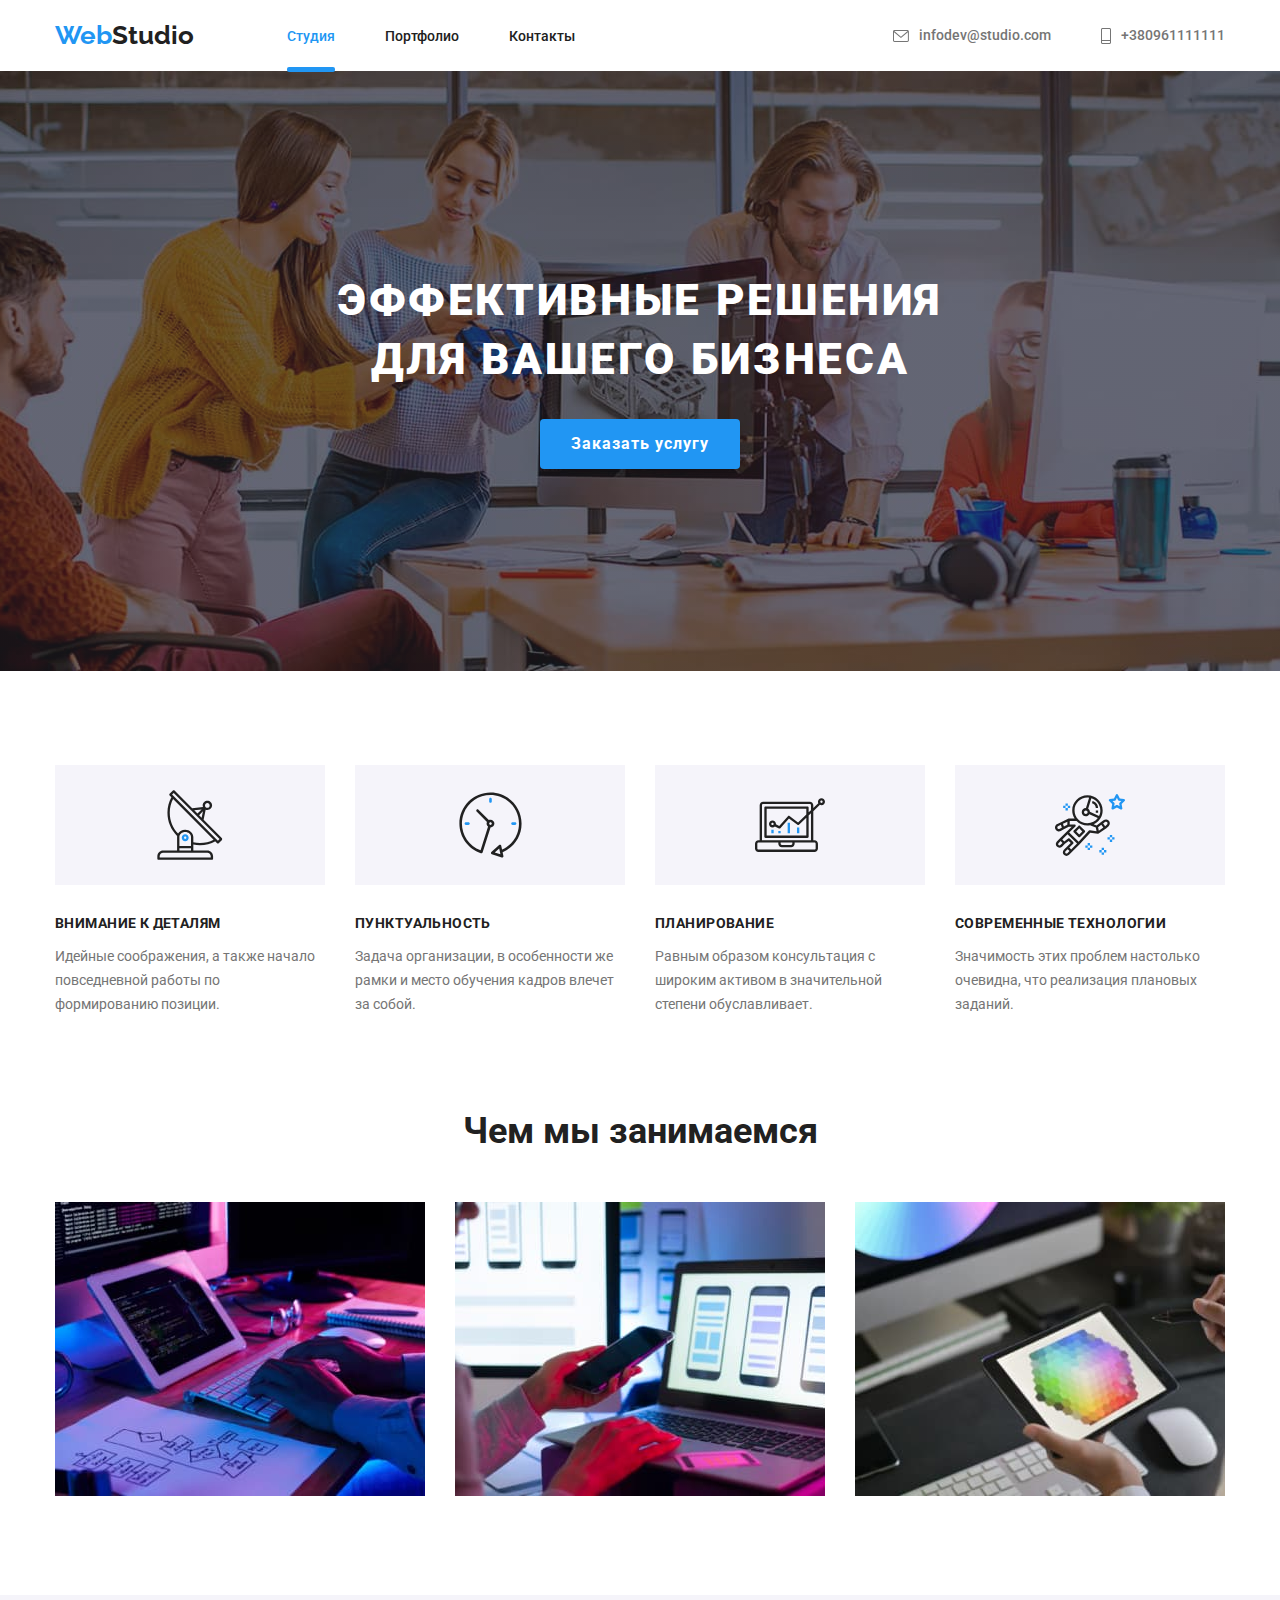
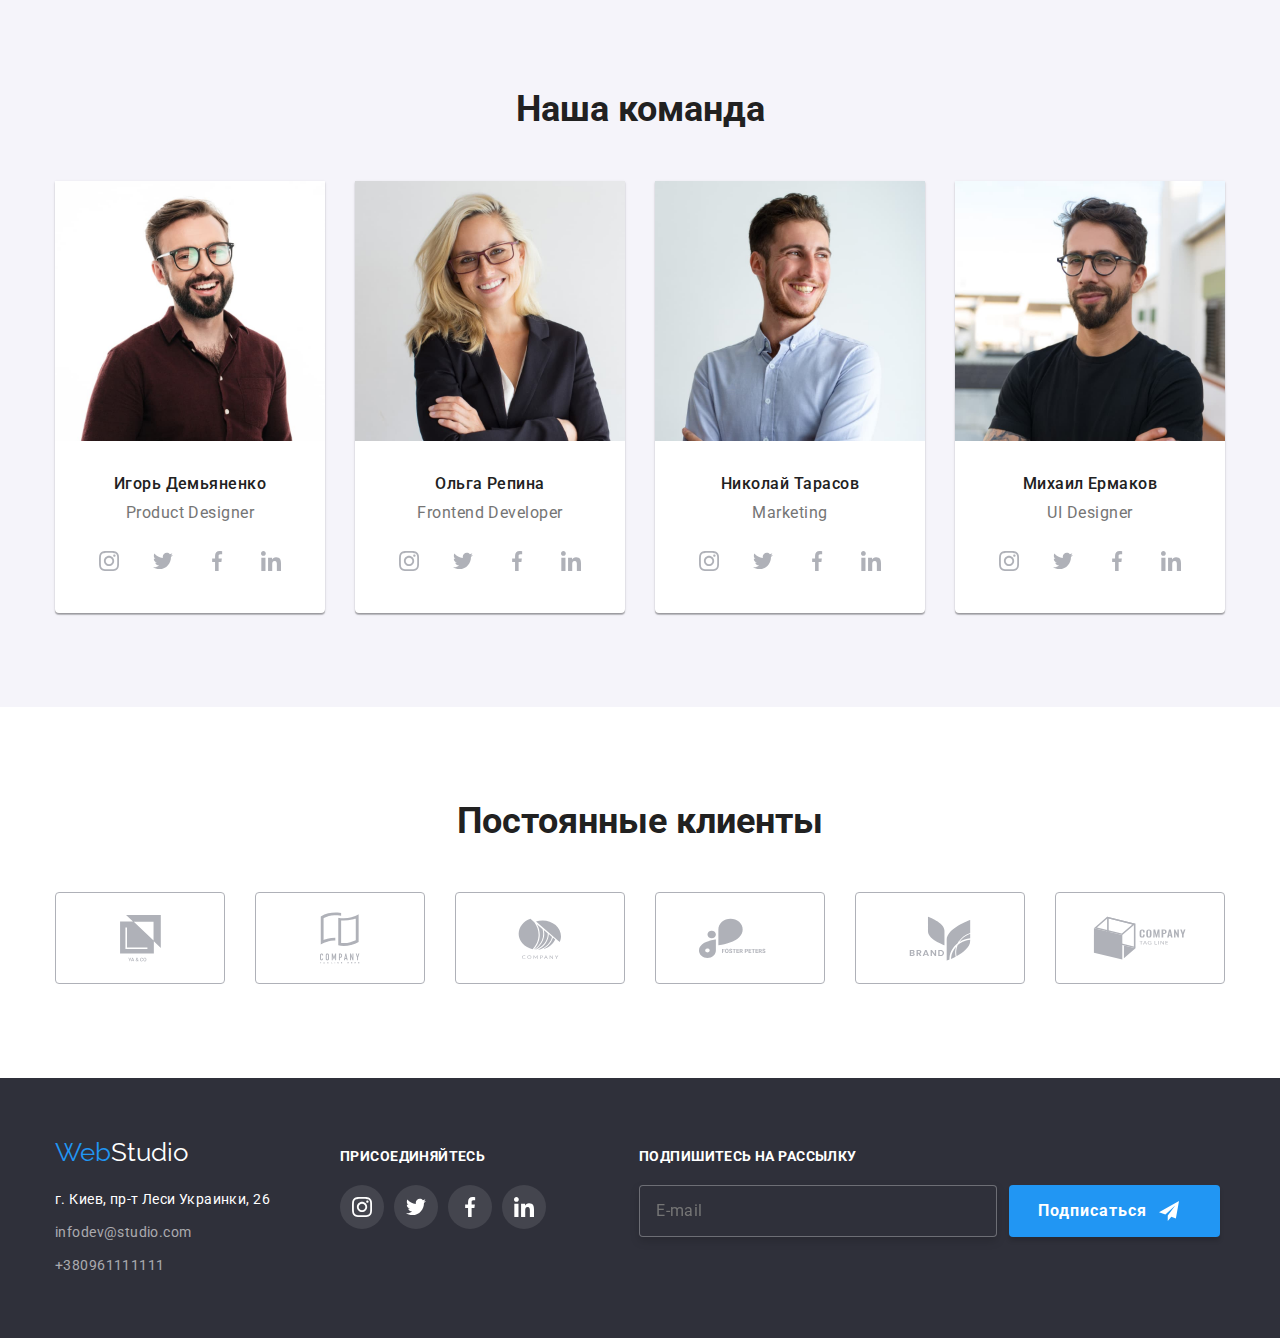
<file: index.html>
<!DOCTYPE html>
<html lang="ru">
  <head>
    <meta charset="UTF-8" />
    <meta http-equiv="X-UA-Compatible" content="IE=edge" />
    <meta name="viewport" content="width=device-width, initial-scale=1.0" />
    <link rel="preconnect" href="https://fonts.googleapis.com" />
    <!--Google fonts-->
    <link rel="preconnect" href="https://fonts.gstatic.com" crossorigin />
    <link
      href="https://fonts.googleapis.com/css2?family=Raleway:wght@700&family=Roboto:wght@300;400;500;700&display=swap"
      rel="stylesheet"
    />
    <link
      rel="stylesheet"
      href="https://cdn.jsdelivr.net/npm/modern-normalize@1.1.0/modern-normalize.min.css"
    />
    <link rel="stylesheet" href="./css/style.css" />
    <title>Homework-02</title>
  </head>

  <body>
    <!-- Шапка сайта -->

    <header class="header">
      <div class="container header-container">
        <a class="logo" href="index.html" lang="en"
          >Web<span class="accent-header">Studio</span></a
        >
        <nav class="nav">
          <ul class="header-nav list">
            <li class="active">
              <a class="header-nav-link active" href="index.html">Студия</a>
            </li>
            <li>
              <a class="header-nav-link" href="portfolio.html">Портфолио</a>
            </li>
            <li><a class="header-nav-link" href="contacts">Контакты</a></li>
          </ul>
        </nav>
        <ul class="header-info">
          <li>
            <a class="header-mail-info" href="mailto:infodev@studio.com">
              <svg class="icon-envelope" width="16" height="12">
                <use href="./images/icon.svg#icon-envelope"></use></svg
              >infodev@studio.com</a
            >
          </li>
          <li>
            <a class="header-tel-num" href="tel:+380961111111">
              <svg class="icon-Vector" width="10" height="16">
                <use href="./images/icon.svg#icon-Vector"></use>
              </svg>
              +380961111111</a
            >
          </li>
        </ul>
      </div>
    </header>

    <main>
      <!-- Герой -->

      <section class="section hero">
        <div class="container">
          <h1 class="hero-title">Эффективные решения для вашего бизнеса</h1>
          <button
            class="button modal-open-button primary"
            data-modal-open
            type="button"
          >
            Заказать услугу
          </button>
          <!--  -->
          <div class="modal-container is-hedden" data-modal>
            <form class="modal">
              <button
                class="modal-close-button"
                type="button"
                aria-label="кнопка закрытия"
                data-modal-close
              >
                <svg
                  class="icon-diagram-1 modal-close-icon"
                  width="17"
                  height="17"
                >
                  <use
                    href="./images/icon.svg#icon-close-black-18dp-2-1-1"
                  ></use>
                </svg>
              </button>
              <p class="modal-title">Оставьте свои данные, мы вам перезвоним</p>
              <label class="modal-label">
                Имя
                <input
                  class="modal-input"
                  type="text"
                  name="name"
                  id=""
                  required
                  placeholder=" "
                />
                <svg
                  class="modal-icon"
                  width="18"
                  height="18"
                  viewbox="0 0 18 18"
                  xmlns="http://www.w3.org/2000/svg"
                >
                  <path
                    d="M9 9C10.6575 9 12 7.6575 12 6C12 4.3425 10.6575 3 9 3C7.3425 3 6 4.3425 6 6C6 7.6575 7.3425 9 9 9ZM9 10.5C6.9975 10.5 3 11.505 3 13.5V14.25C3 14.6625 3.3375 15 3.75 15H14.25C14.6625 15 15 14.6625 15 14.25V13.5C15 11.505 11.0025 10.5 9 10.5Z"
                  />
                </svg>
              </label>
              <label class="modal-label">
                Телефон
                <input
                  class="modal-input"
                  type="tel"
                  name="phone"
                  id=""
                  required
                  placeholder=" "
                />
                <svg
                  class="modal-icon"
                  width="18"
                  height="18"
                  viewbox="0 0 18 18"
                  xmlns="http://www.w3.org/2000/svg"
                >
                  <path
                    d="M13.996 11.1226L12.1579 10.9128C11.7164 10.8621 11.2822 11.0141 10.971 11.3253L9.63945 12.6568C7.59144 11.6147 5.91251 9.94302 4.87041 7.88776L6.20922 6.54895C6.5204 6.23776 6.67237 5.80355 6.62171 5.36211L6.41185 3.53843C6.325 2.80751 5.70988 2.25751 4.97173 2.25751H3.71976C2.902 2.25751 2.22175 2.93777 2.2724 3.75553C2.65595 9.93578 7.59868 14.8713 13.7717 15.2548C14.5894 15.3055 15.2697 14.6252 15.2697 13.8075V12.5555C15.2769 11.8246 14.7269 11.2095 13.996 11.1226Z"
                  />
                </svg>
              </label>
              <label class="modal-label">
                Почта
                <input
                  class="modal-input"
                  type="email"
                  name="mail"
                  id=""
                  required
                  placeholder=" "
                />
                <svg
                  class="modal-icon"
                  width="18"
                  height="18"
                  viewbox="0 0 18 18"
                  xmlns="http://www.w3.org/2000/svg"
                >
                  <path
                    d="M15 3H3C2.175 3 1.5075 3.675 1.5075 4.5L1.5 13.5C1.5 14.325 2.175 15 3 15H15C15.825 15 16.5 14.325 16.5 13.5V4.5C16.5 3.675 15.825 3 15 3ZM14.7 6.1875L9.3975 9.5025C9.1575 9.6525 8.8425 9.6525 8.6025 9.5025L3.3 6.1875C3.1125 6.0675 3 5.865 3 5.6475C3 5.145 3.5475 4.845 3.975 5.1075L9 8.25L14.025 5.1075C14.4525 4.845 15 5.145 15 5.6475C15 5.865 14.8875 6.0675 14.7 6.1875Z"
                  />
                </svg>
              </label>
              <label class="modal-label modal-textarea">
                Комментарий
                <textarea
                  class="inner-textarea"
                  name="message"
                  id=""
                  rows="10"
                  placeholder="Введите текст"
                ></textarea>
              </label>
              <label class="agreement-wrap">
                <input
                  class="agreement-input visually-hidden"
                  type="checkbox"
                  name="agreement"
                  id=""
                />
                <span class="agreement-checkbox">
                  <svg
                    width="16"
                    height="16"
                    viewbox="0 0 16 16"
                    xmlns="http://www.w3.org/2000/svg"
                  >
                    <path
                      d="M6.49577 10.8565L3.95933 8.27555L3.88826 8.20323L3.81693 8.2753L2.92892 9.17254L2.85955 9.24263L2.92868 9.31297L6.42441 12.8701L6.49574 12.9427L6.56706 12.8701L14.0713 5.23403L14.1402 5.16393L14.0713 5.09384L13.1896 4.1966L13.1183 4.12406L13.047 4.19657L6.49577 10.8565Z"
                      fill="white"
                      stroke="white"
                      stroke-width="0.2"
                    />
                  </svg>
                </span>
                <span class="agreement-text"
                  >Соглашаюсь с рассылкой и принимаю&nbsp;</span
                >
                <a class="agreement-link" href="" target="_blank"
                  >Условия договора</a
                >
              </label>
              <button class="modal-btn" type="submit">Отправить</button>
            </form>
          </div>
          <!--  -->

          <!-- end -->
        </div>
      </section>

      <!-- Преимущества -->

      <section class="section section-feature">
        <div class="container">
          <ul class="feature-list">
            <li class="feature-list-container">
              <div class="icon-group-bg">
                <svg class="icon-Group" width="65.32" height="70">
                  <use href="./images/icon.svg#icon-Group"></use>
                </svg>
              </div>
              <h3 class="feature-list-title">Внимание к деталям</h3>
              <p class="feature-list-text">
                Идейные соображения, а также начало повседневной работы по
                формированию позиции.
              </p>
            </li>
            <li class="feature-list-container">
              <div class="icon-group-bg">
                <svg class="icon-clock-1-1" width="65" height="70">
                  <use href="./images/icon.svg#icon-clock-1-1"></use>
                </svg>
              </div>
              <h3 class="feature-list-title">Пунктуальность</h3>
              <p class="feature-list-text">
                Задача организации, в особенности же рамки и место обучения
                кадров влечет за собой.
              </p>
            </li>
            <li class="feature-list-container">
              <div class="icon-group-bg">
                <svg class="icon-diagram-1" width="70" height="70">
                  <use href="./images/icon.svg#icon-diagram-1"></use>
                </svg>
              </div>
              <h3 class="feature-list-title">Планирование</h3>
              <p class="feature-list-text">
                Равным образом консультация с широким активом в значительной
                степени обуславливает.
              </p>
            </li>
            <li class="feature-list-container">
              <div class="icon-group-bg">
                <svg class="icon-astronaut-1-1" width="70" height="70">
                  <use href="./images/icon.svg#icon-astronaut-1-1"></use>
                </svg>
              </div>
              <h3 class="feature-list-title">Современные технологии</h3>
              <p class="feature-list-text">
                Значимость этих проблем настолько очевидна, что реализация
                плановых заданий.
              </p>
            </li>
          </ul>
        </div>
      </section>

      <!-- Примеры работ -->

      <section class="section section-work">
        <div class="container section-container">
          <h2 class="work-title">Чем мы занимаемся</h2>
          <ul class="work-list">
            <li class="work-image">
              <img src="./images/img1.jpeg" alt="написание кода" width="370" />
            </li>
            <li class="work-image work-image-center">
              <img src="./images/img2.jpeg" alt=" вайфрейм" width="370" />
            </li>
            <li class="work-image">
              <img src="./images/img3.jpeg" alt=" дизайн" width="370" />
            </li>
          </ul>
        </div>
      </section>

      <!-- Список команды -->

      <section class="section team-section">
        <div class="container team-container">
          <h2 class="team">Наша команда</h2>
          <ul class="team-list">
            <li class="team-list-item">
              <img
                src="./images/igor.jpeg"
                alt="Product designer"
                width="270"
              />
              <div class="team-list-wrap">
                <h3 class="team-title">Игорь Демьяненко</h3>
                <p class="team-text">Product Designer</p>

                <ul class="socials-list">
                  <li class="socials-item">
                    <a class="socials-lin" href="" aria-label="instagram">
                      <svg class="socials-icon" width="20" height="20">
                        <use href="./images/icon.svg#icon-instagram-2"></use>
                      </svg>
                    </a>
                  </li>
                  <li class="socials-item">
                    <a class="socials-lin" href="" aria-label="instagram">
                      <svg class="socials-icon" width="20" height="20">
                        <use href="./images/icon.svg#icon-twitter-1"></use>
                      </svg>
                    </a>
                  </li>
                  <li class="socials-item">
                    <a class="socials-lin" href="" aria-label="instagram">
                      <svg class="socials-icon" width="20" height="20">
                        <use href="./images/icon.svg#icon-facebook-1"></use>
                      </svg>
                    </a>
                  </li>
                  <li class="socials-item">
                    <a class="socials-lin" href="" aria-label="instagram">
                      <svg class="socials-icon" width="20" height="20">
                        <use href="./images/icon.svg#icon-linkedin-1"></use>
                      </svg>
                    </a>
                  </li>
                </ul>
              </div>
            </li>
            <li class="team-list-item">
              <img
                src="./images/olga.jpeg"
                alt="Frontend Developer"
                width="270"
              />
              <div class="team-list-wrap">
                <h3 class="team-title">Ольга Репина</h3>
                <p class="team-text">Frontend Developer</p>

                <ul class="socials-list">
                  <li class="socials-item">
                    <a class="socials-lin" href="" aria-label="instagram">
                      <svg class="socials-icon" width="20" height="20">
                        <use href="./images/icon.svg#icon-instagram-2"></use>
                      </svg>
                    </a>
                  </li>
                  <li class="socials-item">
                    <a class="socials-lin" href="" aria-label="instagram">
                      <svg class="socials-icon" width="20" height="20">
                        <use href="./images/icon.svg#icon-twitter-1"></use>
                      </svg>
                    </a>
                  </li>
                  <li class="socials-item">
                    <a class="socials-lin" href="" aria-label="instagram">
                      <svg class="socials-icon" width="20" height="20">
                        <use href="./images/icon.svg#icon-facebook-1"></use>
                      </svg>
                    </a>
                  </li>
                  <li class="socials-item">
                    <a class="socials-lin" href="" aria-label="instagram">
                      <svg class="socials-icon" width="20" height="20">
                        <use href="./images/icon.svg#icon-linkedin-1"></use>
                      </svg>
                    </a>
                  </li>
                </ul>
              </div>
            </li>
            <li class="team-list-item">
              <img src="./images/kolya.jpeg" alt="Marketing" width="270" />
              <div class="team-list-wrap">
                <h3 class="team-title">Николай Тарасов</h3>
                <p class="team-text">Marketing</p>
                <ul class="socials-list">
                  <li class="socials-item">
                    <a class="socials-lin" href="" aria-label="instagram">
                      <svg class="socials-icon" width="20" height="20">
                        <use href="./images/icon.svg#icon-instagram-2"></use>
                      </svg>
                    </a>
                  </li>
                  <li class="socials-item">
                    <a class="socials-lin" href="" aria-label="instagram">
                      <svg class="socials-icon" width="20" height="20">
                        <use href="./images/icon.svg#icon-twitter-1"></use>
                      </svg>
                    </a>
                  </li>
                  <li class="socials-item">
                    <a class="socials-lin" href="" aria-label="instagram">
                      <svg class="socials-icon" width="20" height="20">
                        <use href="./images/icon.svg#icon-facebook-1"></use>
                      </svg>
                    </a>
                  </li>
                  <li class="socials-item">
                    <a class="socials-lin" href="" aria-label="instagram">
                      <svg class="socials-icon" width="20" height="20">
                        <use href="./images/icon.svg#icon-linkedin-1"></use>
                      </svg>
                    </a>
                  </li>
                </ul>
              </div>
              <!--  -->
            </li>
            <li class="team-list-item">
              <img src="./images/mikolo.jpeg" alt="UI designer" width="270" />
              <div class="team-list-wrap">
                <h3 class="team-title">Михаил Ермаков</h3>
                <p class="team-text">UI Designer</p>

                <ul class="socials-list">
                  <li class="socials-item">
                    <a class="socials-lin" href="" aria-label="instagram">
                      <svg class="socials-icon" width="20" height="20">
                        <use href="./images/icon.svg#icon-instagram-2"></use>
                      </svg>
                    </a>
                  </li>
                  <li class="socials-item">
                    <a class="socials-lin" href="" aria-label="instagram">
                      <svg class="socials-icon" width="20" height="20">
                        <use href="./images/icon.svg#icon-twitter-1"></use>
                      </svg>
                    </a>
                  </li>
                  <li class="socials-item">
                    <a class="socials-lin" href="" aria-label="instagram">
                      <svg class="socials-icon" width="20" height="20">
                        <use href="./images/icon.svg#icon-facebook-1"></use>
                      </svg>
                    </a>
                  </li>
                  <li class="socials-item">
                    <a class="socials-lin" href="" aria-label="instagram">
                      <svg class="socials-icon" width="20" height="20">
                        <use href="./images/icon.svg#icon-linkedin-1"></use>
                      </svg>
                    </a>
                  </li>
                </ul>
              </div>
              <!-- -->
            </li>
          </ul>
        </div>
      </section>

      <section class="section section-customers">
        <div class="container customers-container">
          <h2 class="regular-customers-title">Постоянные клиенты</h2>
          <ul class="regular-customers-list">
            <li class="customers-list-border">
              <svg class="customers-icon" width="41" height="46.7">
                <use href="./images/icon.svg#icon-group-2"></use>
              </svg>
            </li>
            <li class="customers-list-border">
              <svg class="customers-icon" width="40" height="52">
                <use href="./images/icon.svg#icon-group-3"></use>
              </svg>
            </li>
            <li class="customers-list-border">
              <svg class="customers-icon" width="43.46" height="41.18">
                <use href="./images/icon.svg#icon-Object-3"></use>
              </svg>
            </li>
            <li class="customers-list-border">
              <svg class="customers-icon" width="84.44" height="40.62">
                <use href="./images/icon.svg#icon-group-4"></use>
              </svg>
            </li>
            <li class="customers-list-border">
              <svg class="customers-icon" width="62.54" height="45.43">
                <use href="./images/icon.svg#icon-group-5"></use>
              </svg>
            </li>
            <li class="customers-list-border">
              <svg class="customers-icon" width="93.79" height="43.93">
                <use href="./images/icon.svg#icon-Object-1"></use>
              </svg>
            </li>
          </ul>
        </div>
      </section>
    </main>

    <!-- Футер -->

    <footer class="footer">
      <div class="container footer-container">
        <div class="footer-address-wrap">
          <a class="footer-logo" href="index.html" lang="en"
            >Web<span class="accent-footer">Studio</span></a
          >
          <address class="footer-address-list">
            <ul>
              <li class="footer-address-text">
                <a class="footer-address" href="addres"
                  >г. Киев, пр-т Леси Украинки, 26</a
                >
              </li>
              <li class="footer-address-text">
                <a class="footer-mail-info" href="mailto:infodev@studio.com"
                  >infodev@studio.com</a
                >
              </li>
              <li class="footer-address-text">
                <a class="footer-tel-number" href="tel:+380961111111"
                  >+380961111111</a
                >
              </li>
            </ul>
          </address>
        </div>
        <div class="footer-icon-socials">
          <h4 class="footer-title">присоединяйтесь</h4>
          <ul class="footer-socials-list">
            <li class="footer-socials-item">
              <a class="footer-socials-lin" href="" aria-label="instagram">
                <svg class="footer-socials-icon" width="20" height="20">
                  <use href="./images/icon.svg#icon-instagram-2"></use>
                </svg>
              </a>
            </li>
            <li class="footer-socials-item">
              <a class="footer-socials-lin" href="" aria-label="instagram">
                <svg class="footer-socials-icon" width="20" height="20">
                  <use href="./images/icon.svg#icon-twitter-1"></use>
                </svg>
              </a>
            </li>
            <li class="footer-socials-item">
              <a class="footer-socials-lin" href="" aria-label="instagram">
                <svg class="footer-socials-icon" width="20" height="20">
                  <use href="./images/icon.svg#icon-facebook-1"></use>
                </svg>
              </a>
            </li>
            <li class="footer-socials-item">
              <a class="footer-socials-lin" href="" aria-label="instagram">
                <svg class="footer-socials-icon" width="20" height="20">
                  <use href="./images/icon.svg#icon-linkedin-1"></use>
                </svg>
              </a>
            </li>
          </ul>
        </div>
        <div class="footer-newsletter">
          <h4 class="footer-title">Подпишитесь на рассылку</h4>
          <form class="footer-newsletter-form">
            <label>
              <input
                class="footer-input"
                type="email"
                name="email"
                placeholder="E-mail"
              />
            </label>
            <button class="footer-button" type="submit">
              Подписаться
              <a class="footer-btn-icon" href="" aria-label="submit">
                <svg class="footer-socials-icon" width="20" height="20">
                  <use href="./images/icon.svg#icon-icon-send-1"></use>
                </svg>
              </a>
            </button>
          </form>
        </div>
      </div>
    </footer>
    <script src="./js/script.js"></script>
  </body>
</html>
</file>
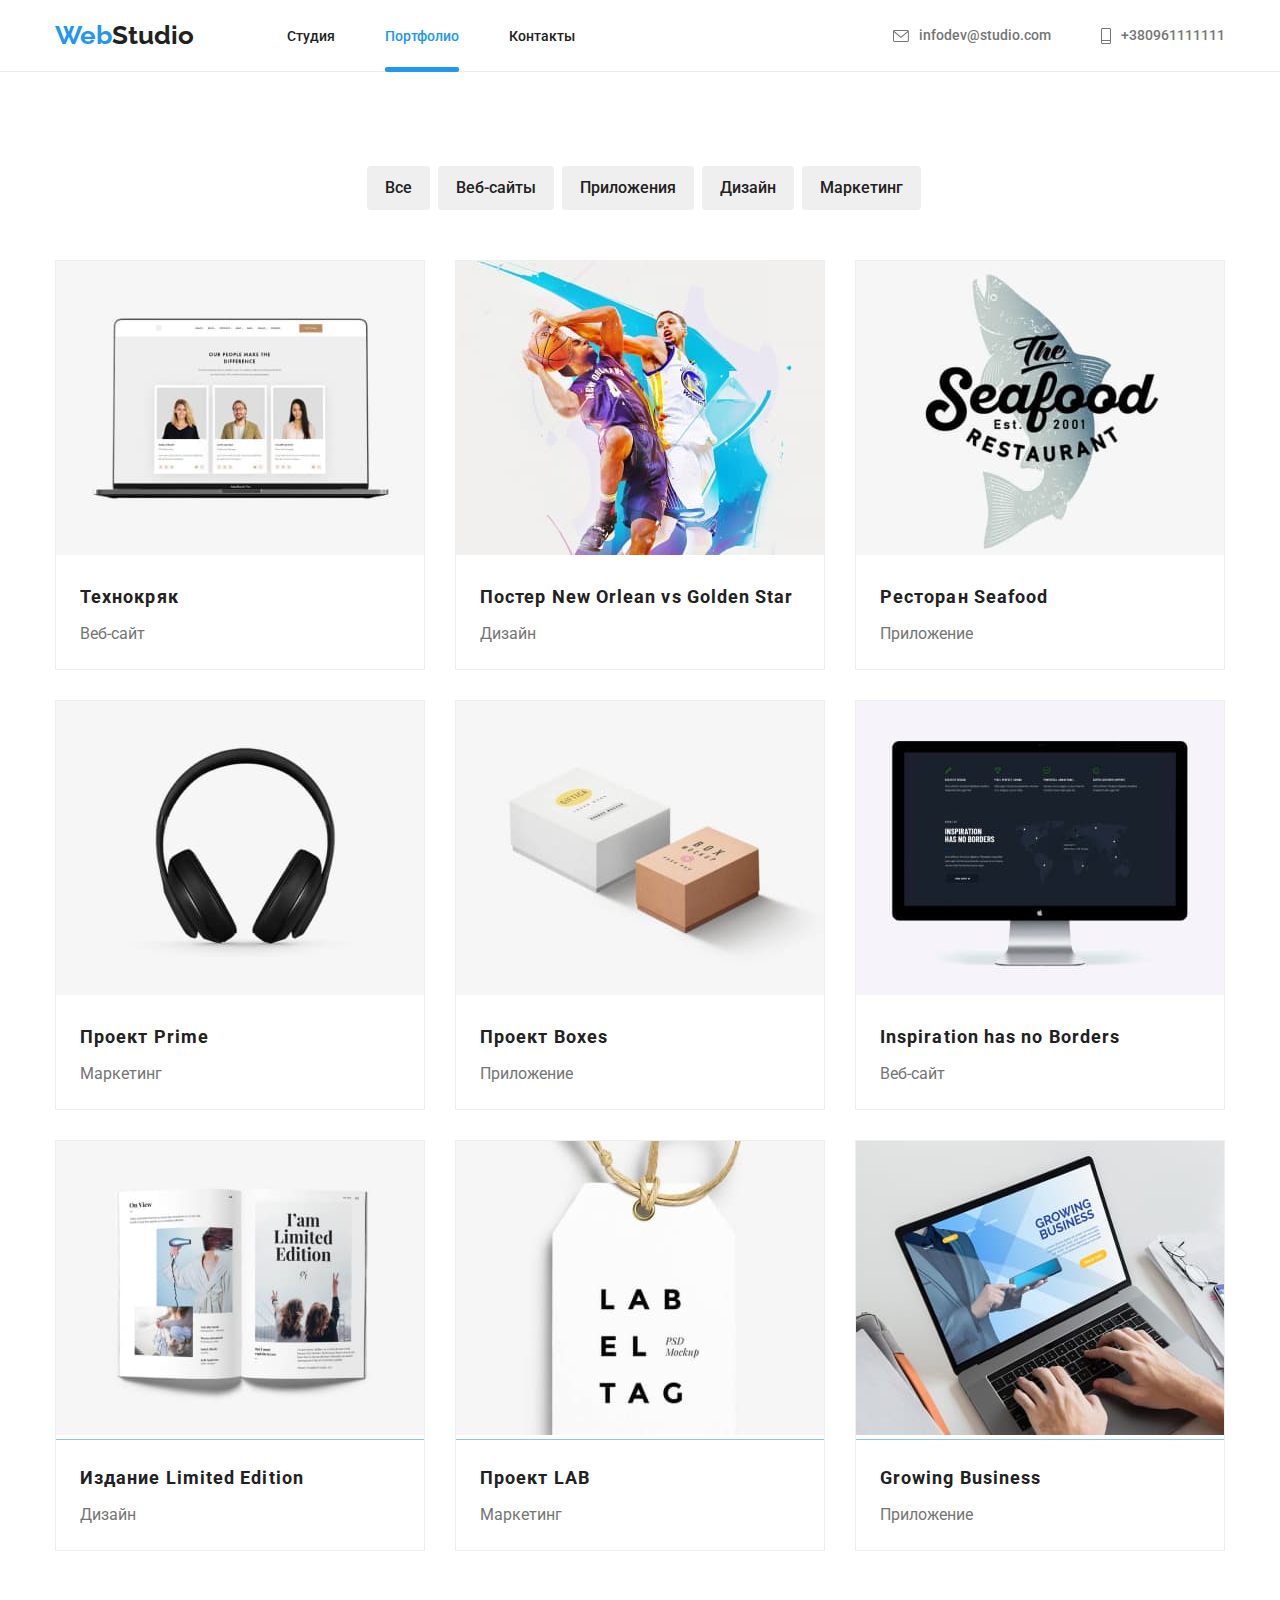
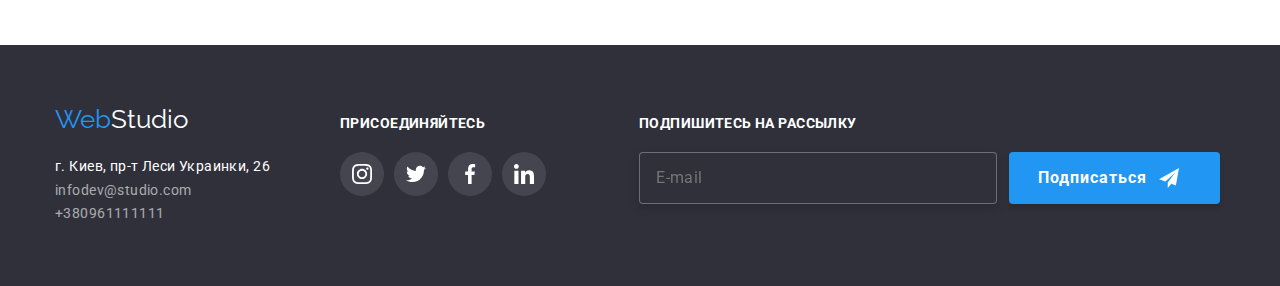
<file: portfolio.html>
<!DOCTYPE html>
<html lang="ru">
<head>
    <meta charset="UTF-8">
    <meta http-equiv="X-UA-Compatible" content="IE=edge">
    <meta name="viewport" content="width=device-width, initial-scale=1.0">
    <link rel="preconnect" href="https://fonts.googleapis.com">
    <link rel="preconnect" href="https://fonts.gstatic.com" crossorigin>
    <link href="https://fonts.googleapis.com/css2?family=Raleway:wght@700&family=Roboto:wght@300;400;500;700&display=swap" rel="stylesheet">    
    <link rel="stylesheet" href="https://cdn.jsdelivr.net/npm/modern-normalize@1.1.0/modern-normalize.min.css"/>
    <link rel="stylesheet" href="./css/style.css">
    <title>Portfolio</title>
</head>

    <!---->
    <header class="header border">
      <div class="container header-container">
        <a class="logo" href="index.html" lang="en">Web<span class="accent-header">Studio</span></a>
        <nav class="nav">
          <ul class="header-nav list">
            <li><a class="header-nav-link" href= "index.html">Студия</a></li>
            <li class="active">
              <a class="header-nav-link active" href= "portfolio.html">Портфолио</a></li>
            <li><a class="header-nav-link" href= "contacts">Контакты</a></li>
          </ul>
        </nav>
        <ul class="header-info">
          <li>
            <a class="header-mail-info" href="mailto:infodev@studio.com">
              <svg class="icon-envelope" width="16" height="12">
                <use href="./images/icon.svg#icon-envelope"></use></svg
              >infodev@studio.com</a
            >
          </li>
          <li>
            <a class="header-tel-num" href="tel:+380961111111">
              <svg class="icon-Vector" width="10" height="16">
                <use href="./images/icon.svg#icon-Vector"></use>
              </svg>
              +380961111111</a
            >
          </li>
        </ul>
    </div>
      </header>
  <main>

<!--Портфолио шапка-->

  <section class="portfolio-big-contaner section">
    <div class="container portfolio-container">

    <ul class="portfolio-nav-list">
        <li class="button-all"><button class="button1 button2">Все</button></li>
        <li class="button-web-site" ><button class="button1 button2">Веб-сайты</button></li>
        <li class="button-apps" ><button class="button1 button2">Приложения</button></li>
        <li class="button-design" ><button class="button1 button2">Дизайн</button></li>
        <li class="button-marketing" ><button class="button1 button2">Маркетинг</button></li>
    </ul>
    

<!--Портфолио-->

    <ul class="portfolio-app-list">
        <li class="product">
          <div class="product-thumb">
            <img src="images/img-1.jpeg" alt="web-site" width="370"/>
            <p class="product-actions">
              Технокряк это современная площадка распространения 
              коронавируса. Компании используют эту платформу для цифрового 
              шпионажа и атак на защищённые сервера конкурентов.
            </p>
          </div>
            <div class="portfolio-list-item">
            <h2 class="portfolio-title" >Технокряк</h2>
            <p class="portfolio-text">Веб-сайт</p>
          </div>
        </li>
        <li class="product">
          <div class="product-thumb">
            <img src="images/img-2.jpeg" alt="design" width="370"/>
            <p class="product-actions">
              Технокряк это современная площадка распространения 
              коронавируса. Компании используют эту платформу для цифрового 
              шпионажа и атак на защищённые сервера конкурентов.
            </p>
          </div>
            
            <div class="portfolio-list-item">
            <h2 class="portfolio-title" >Постер New Orlean vs Golden Star</h2>
            <p class="portfolio-text" >Дизайн</p>
            </div>
        </li>
       
        <li class="product">

          <div class="product-thumb">
            <img src="images/img-3.jpeg" alt="apps" width="370"/>

            <p class="product-actions">
              Технокряк это современная площадка распространения 
              коронавируса. Компании используют эту платформу для цифрового 
              шпионажа и атак на защищённые сервера конкурентов.
            </p>
          </div>
            
          <div class="portfolio-list-item">
            <h2 class="portfolio-title" >Ресторан Seafood</h2>
            <p class="portfolio-text">Приложение</p>
            </div>
        </li>
        <li class="product">

          <div class="product-thumb">
            <img src="images/img-4.jpeg" alt="marketing" width="370"/>

            <p class="product-actions">
              Технокряк это современная площадка распространения 
              коронавируса. Компании используют эту платформу для цифрового 
              шпионажа и атак на защищённые сервера конкурентов.
            </p>
          </div>
            
            <div class="portfolio-list-item">
            <h2 class="portfolio-title" >Проект Prime</h2>
            <p class="portfolio-text">Маркетинг</p>
            </div>
        </li>
        <li class="product">

          <div class="product-thumb">
            <img src="images/img-5.jpeg" alt="apps" width="370"/>

            <p class="product-actions">
              Технокряк это современная площадка распространения 
              коронавируса. Компании используют эту платформу для цифрового 
              шпионажа и атак на защищённые сервера конкурентов.
            </p>
          </div>
            
            <div class="portfolio-list-item">
            <h2 class="portfolio-title" >Проект Boxes</h2>
            <p class="portfolio-text">Приложение</p>
            </div>
        </li>
        <li class="product">

          <div class="product-thumb">
            <img src="images/img-6.jpeg" alt="web-site" width="370"/>

            <p class="product-actions">
              Технокряк это современная площадка распространения 
              коронавируса. Компании используют эту платформу для цифрового 
              шпионажа и атак на защищённые сервера конкурентов.
            </p>
          </div>
            
            <div class="portfolio-list-item">
            <h2 class="portfolio-title" >Inspiration has no Borders</h2>
            <p class="portfolio-text">Веб-сайт</p>
            </div>
        </li>
        <li class="product">

          <div class="product-thumb">
            <img src="images/img-7.jpeg" alt="design" width="370"/>

            <p class="product-actions">
              Технокряк это современная площадка распространения 
              коронавируса. Компании используют эту платформу для цифрового 
              шпионажа и атак на защищённые сервера конкурентов.
            </p>
          </div>
            
            <div class="portfolio-list-item">
            <h2 class="portfolio-title" >Издание Limited Edition</h2>
            <p class="portfolio-text">Дизайн</p>
            </div>
        </li>
        <li class="product">

          <div class="product-thumb">
            <img src="images/img-8.jpeg" alt="marketing" width="370"/>

            <p class="product-actions">
              Технокряк это современная площадка распространения 
              коронавируса. Компании используют эту платформу для цифрового 
              шпионажа и атак на защищённые сервера конкурентов.
            </p>
          </div>
            
            <div class="portfolio-list-item">
            <h2 class="portfolio-title" >Проект LAB</h2>
            <p class="portfolio-text">Маркетинг</p>
            </div>
        </li>
        <li class="product">

          <div class="product-thumb">
            <img src="images/img-9.jpeg" alt="apps" width="370"/>

            <p class="product-actions">
              Технокряк это современная площадка распространения 
              коронавируса. Компании используют эту платформу для цифрового 
              шпионажа и атак на защищённые сервера конкурентов.
            </p>
          </div>
            
            <div class="portfolio-list-item">
            <h2 class="portfolio-title" >Growing Business</h2>
            <p class="portfolio-text">Приложение</p>
            </div>
        </li>
    </ul>
    </div>
 </section>

</main>
 <!-- Футер -->

 <footer class="footer">
  <div class="container footer-container">
    <div class="footer-address-wrap">
      <a class="footer-logo" href="index.html" lang="en"
        >Web<span class="accent-footer">Studio</span></a
      >
      <address class="footer-address-list">
        <ul>
          <li class="footer-text">
            <a class="footer-address" href="addres"
              >г. Киев, пр-т Леси Украинки, 26</a
            >
          </li>
          <li class="footer-text">
            <a class="footer-mail-info" href="mailto:infodev@studio.com"
              >infodev@studio.com</a
            >
          </li>
          <li class="footer-text">
            <a class="footer-tel-number" href="tel:+380961111111"
              >+380961111111</a
            >
          </li>
        </ul>
      </address>
    </div>
    <div class="footer-icon-socials">
      <h4 class="footer-title">присоединяйтесь</h4>
      <ul class="footer-socials-list">
        <li class="footer-socials-item">
          <a class="footer-socials-lin" href="" aria-label="instagram">
            <svg class="footer-socials-icon" width="20" height="20">
              <use href="./images/icon.svg#icon-instagram-2"></use>
            </svg>
          </a>
        </li>
        <li class="footer-socials-item">
          <a class="footer-socials-lin" href="" aria-label="instagram">
            <svg class="footer-socials-icon" width="20" height="20">
              <use href="./images/icon.svg#icon-twitter-1"></use>
            </svg>
          </a>
        </li>
        <li class="footer-socials-item">
          <a class="footer-socials-lin" href="" aria-label="instagram">
            <svg class="footer-socials-icon" width="20" height="20">
              <use href="./images/icon.svg#icon-facebook-1"></use>
            </svg>
          </a>
        </li>
        <li class="footer-socials-item">
          <a class="footer-socials-lin" href="" aria-label="instagram">
            <svg class="footer-socials-icon" width="20" height="20">
              <use href="./images/icon.svg#icon-linkedin-1"></use>
            </svg>
          </a>
        </li>
      </ul>
    </div>
    <div class="footer-newsletter">
      <h4 class="footer-title">Подпишитесь на рассылку</h4>
      <form class="footer-newsletter-form">
        <label>
          <input
            class="footer-input"
            type="email"
            name="email"
            placeholder="E-mail"
          />
        </label>
        <button class="footer-button" type="submit">
          Подписаться
          <a class="footer-btn-icon" href="" aria-label="submit">
            <svg class="footer-socials-icon" width="20" height="20">
              <use href="./images/icon.svg#icon-icon-send-1"></use>
            </svg>
          </a>
        </button>
      </form>
    </div>
  </div>
</footer>
</body>
</html>
</file>
<file: css/style.css>
:root {
  /* css peremennye */
  /* fonts */
  --main-font: Roboto;
  --secondary-font: Raleway;

  /* text colors */
  --accent-color: #2196f3;
  --body-color: #212121;
  --white-color: #ffffff;
  /* bg color */
  --bg-color-layout: #2f303a;
  --transition-property: 250ms cubic-bezier(0.4, 0, 0.2, 1);
}

*,
*::before,
*::after {
  box-sizing: border-box;
}

body {
  font-family: var(--main-font), sans-serif; /*доминантный шрифт - главный  */
  color: var(--body-color);
}

h1,
h2,
h3,
h4,
h5,
h6,
p {
  margin-top: 0;
}

ul {
  list-style: none;
  margin: 0;
  padding: 0;
}

a {
  text-decoration: none;
}

.header {
  padding: 20px 0 20px 0;
}

.container {
  width: 1200px;
  padding: 0 15px;
  margin: 0 auto;
}

.logo {
  font-family: var(--secondary-font);
  font-style: normal;
  font-weight: bold;
  font-size: 26px;
  line-height: 1.2;
  color: var(--accent-color);
}

.logo:hover,
.logo:focus {
  color: var(--accent-color);
}

.header-container {
  display: flex;
  justify-content: space-between;
}

.nav {
  display: flex;
  align-items: center;
  margin-left: 93px;
}

.header-nav {
  display: flex;
  flex-direction: row;
  font-family: "Roboto";
  font-weight: 500;
  font-size: 14px;
  line-height: 1.15;
}

.accent-header {
  color: var(--body-color);
}

.accent-footer {
  color: var(--white-color);
}

.header-nav > .active > a,
.header-nav > .active > a {
  color: var(--accent-color);
  cursor: pointer;
}

.header-nav-link:hover,
.header-nav-link:focus,
.header-nav-link:hover,
.header-nav-link:focus {
  color: var(--accent-color);
}

.header-nav-link {
  position: relative;
  padding-bottom: 28px;
  text-decoration: none;
  margin-right: 50px;
  color: var(--body-color);
}

.header-nav-link::before {
  content: " ";
  position: absolute;
  left: 0;
  bottom: 0;
  border-radius: 2px;
  display: block;
  width: 100%;
  height: 5px;
  background-color: var(--accent-color);
  opacity: 0;
  transition: opacity 250ms;
  transition-timing-function: cubic-bezier(0.4, 0, 0.2, 1);
}

.header-nav-link:hover::before {
  opacity: 1;
}

.active::before {
  content: " ";
  cursor: pointer;
  opacity: 1;
}
.header-info {
  margin-left: auto;
  display: flex;
  align-items: center;
}

.header-mail-info {
  margin-right: 50px;
}

.header-mail-info,
.header-tel-num {
  display: flex;
  align-items: center;
  font-weight: 500;
  font-size: 14px;
  line-height: 1.14;
  color: #757575;
}

.header-mail-info:hover,
.header-mail-info:focus,
.header-tel-num:hover,
.header-tel-num:focus {
  color: var(--accent-color);
}

.icon-envelope,
.icon-Vector {
  margin-right: 10px;
  fill: #757575;
}

.header-mail-info:hover .icon-envelope,
.header-mail-info:focus .icon-envelope,
.header-tel-num:hover .icon-Vector,
.header-tel-num:focus .icon-Vector {
  fill: var(
    --accent-color
  ); /*nasleduet u roditelya to est u header-mail-info */
}

/*ГЕРОЙ*/
.section {
  padding-top: 94px;
  padding-bottom: 94px;
}

.hero {
  max-width: 1600px;
  height: 600px;
  margin-left: auto;
  margin-right: auto;
  background-image: linear-gradient(
      rgba(47, 48, 58, 0.4),
      rgba(47, 48, 58, 0.4)
    ),
    url(../images/Imgbg.jpeg);
  background-repeat: no-repeat;
  background-position: center;
  background-size: cover;
  padding: 200px 0px 200px 0px;
}

.hero-title {
  margin: 0 auto;
  width: 700px;
  font-weight: 900;
  font-size: 44px;
  text-transform: uppercase;
  line-height: 1.34;
  text-align: center;
  letter-spacing: 0.06em;
  color: var(--white-color);
}

.button {
  font-family: Roboto;
  font-weight: bold;
  font-size: 16px;
  line-height: 1.87;
  align-items: center;
  text-align: center;
  letter-spacing: 0.06em;
  color: var(--white-color);
}

.primary {
  border: none;
  background: var(--accent-color);
  box-shadow: 0px 4px 4px rgba(0, 0, 0, 0.15);
  border-radius: 4px;
  width: 200px;
  height: 50px;
  cursor: pointer;
  display: block;
  margin: 30px auto 0px auto;
}

.button:hover,
.button:focus {
  background: var(--accent-color);
}

/*Преимущества */

.section-feature {
  padding-bottom: 0px;
}

.feature-list {
  display: flex;
}

.feature-list-container {
  margin-right: 30px;
  width: 270px;
}

.feature-list-container:last-child {
  margin-right: 0;
}

.feature-list-title {
  font-weight: bold;
  font-size: 14px;
  line-height: 1.15;
  color: var(--body-color);
  letter-spacing: 0.03em;
  text-transform: uppercase;
}

.feature-list-text {
  margin-bottom: 0;
  font-weight: normal;
  font-size: 14px;
  line-height: 1.7;
  color: #757575;
}

.icon-group-bg {
  margin-bottom: 30px;
  height: 120px;
  width: 270px;
  background-color: #f5f4fa;
  display: flex;
  justify-content: center;
  align-items: center;
}

.socials-list {
  display: flex;
  align-items: center;
  justify-content: center;
}

.socials-item + .socials-item {
  margin-left: 10px;
}

.socials-lin {
  display: flex;
  justify-content: center;
  align-items: center;
  width: 44px;
  height: 44px;
  border-radius: 50%;
  background-color: transparent;
  transition: background-color 250ms cubic-bezier(0.4, 0, 0.2, 1);
}

.socials-icon {
  fill: #afb1b8;
}

.socials-lin:focus .socials-icon,
.socials-lin:hover .socials-icon {
  fill: var(--white-color);
}

.socials-lin:focus,
.socials-lin:hover {
  transition-timing-function: cubic-bezier(0.4, 0, 0.2, 1);
  background-color: var(--accent-color);
}

/*ПРИМЕРЫ РАБОТ*/

.section-container {
  flex-direction: column;
}

.work-title,
.team,
.regular-customers-title {
  text-align: center;
  font-weight: bold;
  font-size: 36px;
  line-height: 1.16;
  margin-bottom: 50px;
}

.work-image-center {
  margin: 0px 30px;
}

.work-list {
  display: flex;
}

/*СПИСОК КОМАНДЫ*/

.team-section {
  background-color: #f5f4fa;
  padding: 94px 0px 94px 0px;
}

.team-container {
  flex-direction: column;
  align-items: center;
}

.team-list {
  display: flex;
  justify-content: center;
}

.team-list-item:first-child {
  margin-left: 0;
}

.team-list-item:last-child {
  margin-right: 0;
}

.team-list-item {
  margin-right: 30px;
  width: 270px;
  background: var(--white-color);
  box-shadow: 0px 1px 3px rgba(0, 0, 0, 0.12), 0px 1px 1px rgba(0, 0, 0, 0.14),
    0px 2px 1px rgba(0, 0, 0, 0.2);
  border-radius: 0px 0px 4px 4px;
}

.team-list-wrap {
  display: flex;
  flex-direction: column;
  align-items: center;
  margin: 30px 0 30px 0;
}

.team-title {
  font-weight: 500;
  font-size: 16px;
  line-height: 1.18;
  letter-spacing: 0.03em;
  color: var(--body-color);
  margin-bottom: 10px;
}

.team-text {
  margin-bottom: 16px;
  font-size: 16px;
  line-height: 1.18;
  letter-spacing: 0.03em;
  color: #757575;
}

/* Cтили портфолио */
.border {
  border-bottom: 1px solid #ececec;
}

/* Портфолио нав список */
.button1 {
  font-weight: 500;
  font-size: 16px;
  line-height: 1.6;
  cursor: pointer;
}

.button2 {
  color: var(--body-color);
  border: 0px solid #008cba;
  border-radius: 4px;
  cursor: pointer;
  margin-left: 8px;
  padding: 9px 18px;
}

.button2:hover,
.button2:focus {
  background-color: var(--accent-color);
  color: var(--white-color);
  box-shadow: 0px 3px 1px rgba(0, 0, 0, 0.1), 0px 1px 2px rgba(0, 0, 0, 0.08),
    0px 2px 2px rgba(0, 0, 0, 0.12);
  border-radius: 4px;
  transition: background-color 250ms cubic-bezier(0.4, 0, 0.2, 1);
}

/* portfolio list */
.portfolio-nav-list {
  display: flex;
  justify-content: center;
  margin-bottom: 50px;
}

.portfolio-app-list {
  display: flex;
  flex-wrap: wrap;
  justify-content: center;
  margin-left: -30px;
  margin-top: -30px;
}

.portfolio-list-list:first-child {
  margin-left: 0px;
}

.product {
  background: var(--white-color);
  border: 1px solid #eeeeee;
  box-sizing: border-box;
  width: 370px;
  margin-left: 30px;
  margin-top: 30px;
  box-shadow: greenyellow;
}

.product:hover .product-actions {
  opacity: 1;
}

.product-thumb:hover::before {
  opacity: 1;
}

.product:hover .product-thumb::before {
  transform: translateY(0);
}

.product:hover {
  box-shadow: 0px 1px 1px rgba(0, 0, 0, 0.12), 0px 4px 4px rgba(0, 0, 0, 0.06),
    1px 4px 6px rgba(0, 0, 0, 0.16);
}

.product-thumb::before {
  position: absolute;
  content: " ";
  top: 0;
  left: 0;
  display: inline-block;
  width: 100%;
  height: 100%;
  background: rgba(33, 150, 243, 0.9);
  transform: translateY(100%);
  transition: transform 250ms cubic-bezier(0.4, 0, 0.2, 1);
}

.product-thumb {
  overflow: hidden;
  position: relative;
}

.product-actions {
  position: absolute;
  top: 0;
  right: 0;
  display: flex;
  font-family: Roboto;
  font-style: normal;
  font-weight: normal;
  font-size: 18px;
  line-height: 1.55;
  letter-spacing: 0.03em;
  color: var(--white-color);
  padding: 63px 24px;
  opacity: 0;
  transition: 250ms cubic-bezier(0.4, 0, 0.2, 1);
}

.portfolio-list-item {
  margin: 20px 0px 20px 24px;
}

.portfolio-title {
  font-weight: bold;
  font-size: 18px;
  line-height: 2;
  letter-spacing: 0.06em;
  color: var(--body-color);
  margin-bottom: 4px;
}

.portfolio-text {
  font-weight: normal;
  font-size: 16px;
  line-height: 1.87;
  color: #757575;
}

/* CUSTOMERS */
.customers-container {
  display: flex;
  flex-direction: column;
  align-items: center;
}

.regular-customers-list {
  display: flex;
}

.customers-list-border {
  display: flex;
  justify-content: center;
  align-items: center;
  width: 170px;
  height: 92px;
  border: 1px solid #afb1b8;
  box-sizing: border-box;
  border-radius: 4px;
  margin-right: 30px;
  transition: border-color 250ms cubic-bezier(0.4, 0, 0.2, 1);
}

.customers-list-border:last-child {
  margin-right: 0px;
}

.customers-icon {
  fill: #afb1b8;
  transition: fill 250ms cubic-bezier(0.4, 0, 0.2, 1);
}

.customers-list-border:focus,
.customers-list-border:hover {
  border-color: var(--accent-color);
}

.customers-list-border:focus .customers-icon,
.customers-list-border:hover .customers-icon {
  fill: var(--accent-color);
}

/*FOOTER*/
.footer {
  padding: 60px 0px 60px 0px;
  background-color: var(--bg-color-layout);
}

.footer-container {
  display: flex;
  align-items: baseline;
}
.footer-address {
  font-style: normal;
  line-height: 1.71;
  font-size: 14px;
  letter-spacing: 0.03em;
  color: var(--white-color);
  font-style: normal;
}

.footer-mail-info,
.footer-tel-number {
  font-size: 14px;
  line-height: 1.71;
  letter-spacing: 0.03em;
  color: rgba(255, 255, 255, 0.6);
  font-family: Roboto;
  font-style: normal;
  font-weight: normal;
}

.footer-mail-info:hover,
.footer-mail-info:focus,
.footer-tel-number:hover,
.footer-tel-number:focus {
  color: rgba(255, 255, 255, 0.6);
}

.footer-logo {
  margin-bottom: 20px;
  font-family: Raleway;
  font-size: 26px;
  color: var(--accent-color);
  display: block;
}

.footer-logo:hover,
.footer-logo:focus {
  color: var(--accent-color);
}

.footer-address-text {
  margin-bottom: 9px;
}

.footer-address-text:last-child {
  margin: 0;
}

.footer-socials-list {
  display: flex;
  align-items: center;
  justify-content: space-between;
  width: 206px;
  height: 44px;
}

.footer-newsletter,
.footer-icon-socials {
  font-style: normal;
  font-weight: bold;
  font-size: 14px;
  line-height: 1.14;
  letter-spacing: 0.03em;
  text-transform: uppercase;
  color: var(--white-color);
  margin-left: 70px;
}

.footer-newsletter {
  margin-left: 93px;
}

.footer-socials-item {
  border-radius: 50%;
  width: 44px;
  height: 44px;
  background: rgba(255, 255, 255, 0.1);
  display: flex;
  align-items: center;
  justify-content: center;
}

.footer-socials-lin {
  display: flex;
  justify-content: center;
  align-items: center;
  width: 44px;
  height: 44px;
  border-radius: 50%;
  background-color: transparent;
  transition: background-color 250ms cubic-bezier(0.4, 0, 0.2, 1) 250ms;
}

.footer-socials-icon {
  fill: var(--white-color);
}

.footer-socials-lin:focus.footer-socials-icon,
.footer-socials-lin:hover.footer-socials-icon {
  fill: var(--white-color);
}

.footer-socials-lin:focus,
.footer-socials-lin:hover {
  background-color: var(--accent-color);
}

.footer-newsletter-form {
  display: flex;
  align-items: center;
}

.footer-title {
  margin-bottom: 20px;
}

.footer-input {
  transition: border-color 250ms cubic-bezier(0.4, 0, 0.2, 1);
  padding-top: 15px;
  padding-bottom: 15px;
  padding-left: 16px;
  font-size: 16px;
  line-height: 1.25;
  letter-spacing: 0.03em;
  color: rgba(255, 255, 255, 0.6);
  outline: transparent;
  background: #2f303a;
  border: 1px solid rgba(255, 255, 255, 0.3);
  box-sizing: border-box;
  filter: drop-shadow(0px 4px 4px rgba(0, 0, 0, 0.15));
  border-radius: 4px;
  width: 358px;
}

.footer-input:hover {
  border: 1px solid var(--accent-color);
}

.footer-button {
  background: var(--accent-color);
  box-shadow: 0px 4px 4px rgb(0 0 0 / 15%);
  border-radius: 4px;
  padding: 4px 29px;
  border: transparent;
  cursor: pointer;
  font-weight: bold;
  font-size: 16px;
  line-height: 1.87;
  display: flex;
  align-items: center;
  text-align: center;
  letter-spacing: 0.06em;
  color: var(--white-color);
  margin-left: 12px;
}

.footer-btn-icon {
  display: flex;
  justify-content: center;
  align-items: center;
  width: 44px;
  height: 44px;
}
/* MODAL WINDOW */

.modal-container {
  position: fixed;
  top: 0;
  left: 50%;
  transform: translateX(-50%);
  width: 100vw;
  height: 100vh;
  background-color: rgba(0, 0, 0, 0.2);
  visibility: hidden;
  opacity: 1;
  transition: opacity 200ms;
}

.modal {
  position: absolute;
  top: 50%;
  left: 50%;
  transform: translate(-50%, -50%);
  width: 528px;
  padding: 40px;
  background: var(--white-color);
  box-shadow: 0px 1px 3px rgba(0, 0, 0, 0.12), 0px 1px 1px rgba(0, 0, 0, 0.14),
    0px 2px 1px rgba(0, 0, 0, 0.2);
  border-radius: 4px;
}

.modal-close-button {
  position: absolute;
  top: 8px;
  right: 8px;
  display: flex;
  align-items: center;
  justify-content: center;
  width: 30px;
  height: 30px;
  background-color: transparent;
  border-radius: 50%;
  border: 1px solid rgba(0, 0, 0, 0.1);
  cursor: pointer;
}

.modal-container.is-hidden {
  visibility: visible;
  opacity: 1;
  /* pointer-events: none; */
}

.modal-title {
  margin-bottom: 12px;
  font-weight: bold;
  font-size: 20px;
  line-height: 1.15;
  text-align: center;
  letter-spacing: 0.03em;
  color: #212121;
}

.modal-label {
  position: relative;
  display: flex;
  flex-direction: column;
  margin-bottom: 10px;
  font-size: 12px;
  line-height: 1.16;
  letter-spacing: 0.01em;
  color: #757575;
}

.modal-label:hover .modal-input {
  border: 1px solid var(--accent-color);
}

.modal-label:hover .inner-textarea {
  border-color: var(--accent-color);
}
.modal-input:focus {
  border: 1px solid var(--accent-color);
}

.modal-input:not(:placeholder-shown) {
  border: 1px solid var(--accent-color);
}

.modal-close-button:focus .modal-close-icon,
.modal-close-button:hover .modal-close-icon {
  fill: var(--accent-color);
}

.modal-close-button,
.modal-close-icon {
  transition: 250ms cubic-bezier(0.4, 0, 0.2, 1);
}

.modal-label:hover .modal-icon,
.modal-input:focus + .modal-icon,
.modal-input:not(:placeholder-shown) + .modal-icon {
  fill: var(--accent-color);
}

.modal-input {
  transition: border-color 250ms cubic-bezier(0.4, 0, 0.2, 1);
  margin-top: 4px;
  padding-top: 11px;
  padding-bottom: 11px;
  padding-left: 40px;
  border: 1px solid rgba(33, 33, 33, 0.2);
  border-radius: 4px;
  outline: transparent;
}

.modal-icon {
  position: absolute;
  top: 28px;
  left: 12px;
  transition: 250ms cubic-bezier(0.4, 0, 0.2, 1);
}

.modal-textarea {
  margin-bottom: 20px;
}

.inner-textarea {
  margin-top: 4px;
  padding: 12px 16px;
  resize: none;
  font-size: 14px;
  line-height: 1.14;
  letter-spacing: 0.01em;
  border: 1px solid rgba(33, 33, 33, 0.2);
  border-radius: 4px;
  transition: border-color 250ms cubic-bezier(0.4, 0, 0.2, 1);
}

.inner-textarea::placeholder {
  color: rgba(117, 117, 117, 0.5);
}

.inner-textarea:not(:placeholder-shown) {
  border: 1px solid var(--accent-color);
}

.agreement-wrap {
  display: flex;
  align-items: center;
  justify-content: center;
  margin-bottom: 30px;
  font-size: 14px;
  line-height: 1.71;
  letter-spacing: 0.03em;
  color: #757575;
}

.agreement-input {
  display: none;
}

.agreement-checkbox {
  display: flex;
  align-items: center;
  justify-content: center;
  width: 16px;
  height: 16px;
  margin-right: 9px;
  border-width: 2px;
  border-style: solid;
  border-color: #212121;
  border-radius: 2px;
}

.agreement-input:checked + .agreement-checkbox {
  background-color: var(--accent-color);
  border-color: var(--accent-color);
}

.agreement-link {
  color: var(--accent-color);
  text-decoration: underline;
}

.modal-btn {
  display: block;
  margin-left: auto;
  margin-right: auto;
  padding: 10px 55px;
  font-weight: bold;
  font-size: 16px;
  line-height: 1.87;
  letter-spacing: 0.06em;
  color: var(--white-color);
  border: transparent;
  background: #188ce8;
  box-shadow: 0px 4px 4px rgba(0, 0, 0, 0.15);
  border-radius: 4px;
  cursor: pointer;
}
</file>
